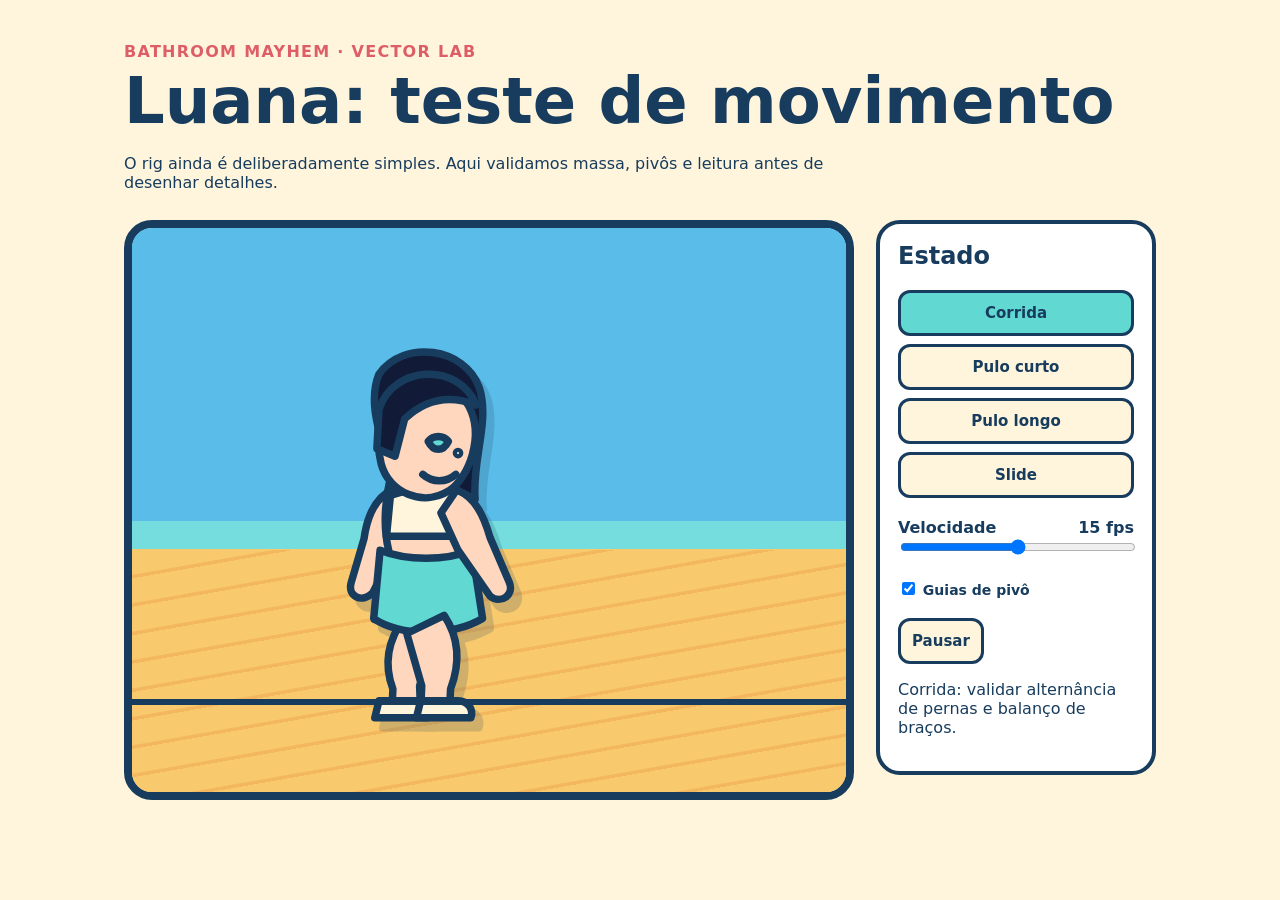
<file: tools/animation_lab/index.html>
<!doctype html><html lang="pt-BR"><head><meta charset="utf-8"><meta name="viewport" content="width=device-width,initial-scale=1"><title>Bathroom Mayhem — Animation Lab</title><link rel="stylesheet" href="lab.css"></head><body>
<main><header><span class="eyebrow">BATHROOM MAYHEM · VECTOR LAB</span><h1>Luana: teste de movimento</h1><p>O rig ainda é deliberadamente simples. Aqui validamos massa, pivôs e leitura antes de desenhar detalhes.</p></header>
<section class="lab"><div class="stage"><div class="sky"></div><div class="sand"></div><svg id="runner" viewBox="0 0 256 384" aria-label="Rig vetorial da Luana"><g id="leg-back"><path d="M108 273c-15 20-20 43-11 67l-1 22h27l-1-25 15-47z"/><path d="M84 351h36c9 0 13 8 10 16H80z" class="shoe"/></g><g id="arm-back"><path d="M98 152c-17 8-25 25-28 47l-12 41c-4 13 10 20 20 10l22-43 15-33z"/></g><g id="body"><path d="M97 132c-7 28-10 53-4 78l-13 65h98l-12-65c7-26 3-50-5-78z"/><path d="M96 145c12-13 51-16 66 0l4 52H91z" class="top"/><path d="M85 210c25 10 61 10 86 0l10 64c-29 17-76 17-102 0z" class="shorts"/></g><g id="leg-front"><path d="M145 271c14 21 15 45 6 69l-1 22h-27l1-25-14-49z"/><path d="M123 351h35c9 0 15 8 12 16h-51z" class="shoe"/></g><g id="arm-front"><path d="M157 153c17 8 25 24 31 45l18 42c5 12-8 21-18 13l-30-43-16-35z"/></g><g id="head"><path d="M84 45c23-33 81-25 94 13 10 32-7 67-4 104l-34-17-43 13c-3-39-27-79-13-113z" class="hair"/><path d="M100 70c18-20 56-17 68 5 15 28 0 67-18 79-25 16-57 2-64-25-6-23 0-44 14-59z"/><path d="M84 78c13-41 74-45 91-4-25-10-47-6-67 13l-9 35-17-7z" class="hair"/><path d="M130 108c5-6 14-6 19 0-5 10-14 10-19 0z" class="eye"/><circle cx="158" cy="119" r="3" class="piercing"/><path d="M125 139c9 8 22 8 31 0" class="line"/></g></svg><div class="ground-line"></div></div>
<aside><h2>Estado</h2><div class="buttons"><button data-state="run" class="active">Corrida</button><button data-state="jump-short">Pulo curto</button><button data-state="jump-long">Pulo longo</button><button data-state="slide">Slide</button></div><label>Velocidade <output id="fps">15 fps</output><input id="speed" type="range" min="12" max="18" value="15"></label><label class="check"><input id="guides" type="checkbox" checked> Guias de pivô</label><button id="pause">Pausar</button><p id="note">Corrida: validar alternância de pernas e balanço de braços.</p></aside></section></main><script src="lab.js"></script></body></html>
</file>
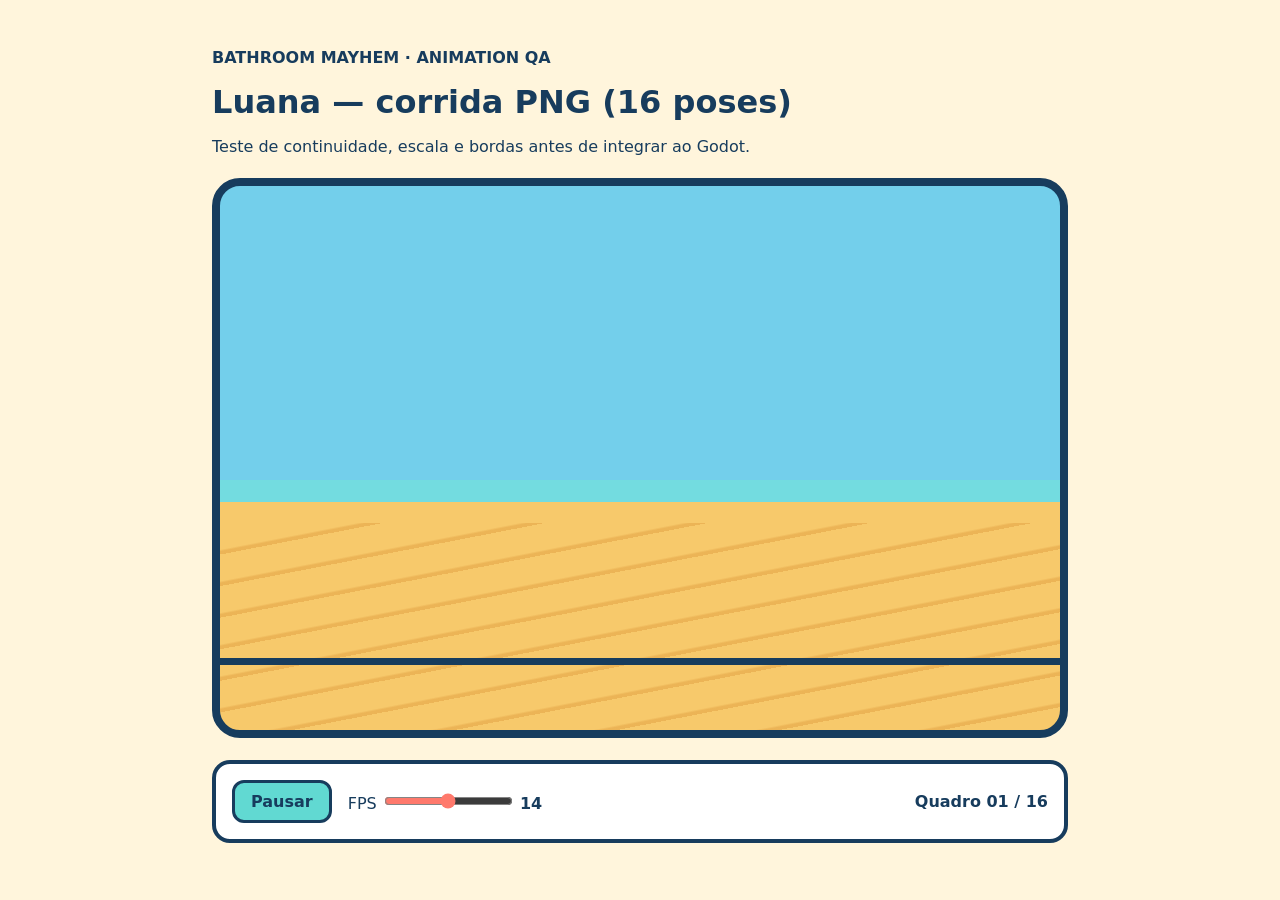
<file: tools/animation_lab/png_run_cycle.html>
<!doctype html>
<html lang="pt-BR">
<head>
  <meta charset="utf-8">
  <meta name="viewport" content="width=device-width,initial-scale=1">
  <title>Luana — ciclo PNG de 16 poses</title>
  <style>
    :root{--navy:#173c5d;--aqua:#61d9d2;--sand:#f7c96b}*{box-sizing:border-box}body{margin:0;background:#fff5dc;color:var(--navy);font-family:system-ui,sans-serif}main{max-width:920px;margin:auto;padding:32px}h1{margin:0}.stage{height:560px;margin:22px 0;border:8px solid var(--navy);border-radius:28px;overflow:hidden;position:relative;background:linear-gradient(#73cfeb 0 54%,#73dce0 54% 58%,var(--sand) 58%)}.stage:after{content:"";position:absolute;inset:62% 0 0;background:repeating-linear-gradient(169deg,transparent 0 26px,#e6a94b 28px 31px);opacity:.65}.ground{position:absolute;z-index:1;left:0;right:0;bottom:65px;border-top:7px solid var(--navy)}#sprite{position:absolute;z-index:2;bottom:65px;left:calc(50% - 176px);width:351px;height:281px;object-fit:contain;image-rendering:auto;filter:drop-shadow(9px 10px 0 rgba(23,60,93,.2))}.panel{display:flex;align-items:center;gap:16px;flex-wrap:wrap;background:#fff;border:4px solid var(--navy);border-radius:18px;padding:16px}button{font:800 16px system-ui;border:3px solid var(--navy);border-radius:12px;padding:9px 16px;color:var(--navy);background:var(--aqua);cursor:pointer}input{accent-color:#ff796c}output{font-weight:800}.meta{margin-left:auto;font-weight:700}@media(max-width:600px){main{padding:16px}.stage{height:460px}#sprite{left:calc(50% - 176px)}.meta{margin-left:0}}
  </style>
</head>
<body>
  <main>
    <p><strong>BATHROOM MAYHEM · ANIMATION QA</strong></p>
    <h1>Luana — corrida PNG (16 poses)</h1>
    <p>Teste de continuidade, escala e bordas antes de integrar ao Godot.</p>
    <section class="stage"><img id="sprite" alt="Quadro da corrida de Luana"><div class="ground"></div></section>
    <section class="panel"><button id="toggle">Pausar</button><label>FPS <input id="fps" type="range" min="8" max="20" value="14"> <output id="value">14</output></label><span class="meta" id="frame">Quadro 01 / 16</span></section>
  </main>
  <script>
    const frames=Array.from({length:16},(_,i)=>`../../assets/art/characters/luana/v3/run_clean/luana_run_clean_${String(i).padStart(2,'0')}.png`);
    const sprite=document.querySelector('#sprite'),toggle=document.querySelector('#toggle'),slider=document.querySelector('#fps'),value=document.querySelector('#value'),frameLabel=document.querySelector('#frame');
    let index=0,playing=true,timer;
    function render(){sprite.src=frames[index];frameLabel.textContent=`Quadro ${String(index+1).padStart(2,'0')} / 16`;}
    function play(){clearInterval(timer);if(playing)timer=setInterval(()=>{index=(index+1)%frames.length;render()},1000/Number(slider.value));}
    toggle.onclick=()=>{playing=!playing;toggle.textContent=playing?'Pausar':'Continuar';play()};slider.oninput=()=>{value.value=slider.value;play()};
    render();play();
  </script>
</body>
</html>
</file>
<file: tools/animation_lab/lab.css>
:root{--navy:#173c5d;--aqua:#61d9d2;--coral:#ff796c;--cream:#fff5dc;--skin:#ffd6be;--frame:.53s}*{box-sizing:border-box}body{margin:0;background:#fff5dc;color:var(--navy);font-family:system-ui,sans-serif}main{max-width:1080px;margin:auto;padding:42px 24px}.eyebrow{font-weight:800;letter-spacing:.08em;color:#dd5e66}h1{margin:.2rem 0;font-size:clamp(2rem,6vw,4rem)}p{max-width:720px}.lab{display:grid;grid-template-columns:minmax(0,1fr) 280px;gap:22px;margin-top:28px}.stage{min-height:580px;overflow:hidden;position:relative;border:8px solid var(--navy);border-radius:28px;background:#91ddf5}.sky{position:absolute;inset:0;background:linear-gradient(#5abce9 0 52%,#76dddf 52% 57%,#f9c96e 57%)}.sand{position:absolute;inset:57% 0 0;background:repeating-linear-gradient(170deg,#f9c96e 0 24px,#f3b85e 25px 28px)}.ground-line{position:absolute;left:0;right:0;bottom:87px;border-top:6px solid var(--navy)}#runner{position:absolute;height:410px;width:274px;left:22%;bottom:56px;filter:drop-shadow(8px 10px 0 rgba(23,60,93,.18));overflow:visible}#runner path{fill:var(--skin);stroke:var(--navy);stroke-width:7;stroke-linejoin:round;transform-box:fill-box;transform-origin:center}.top,.shoe{fill:var(--cream)!important}.shorts{fill:var(--aqua)!important}.hair{fill:#111a36!important}.eye{fill:var(--aqua)!important}.piercing{fill:#d7eef8;stroke:var(--navy);stroke-width:4}.line{fill:none!important;stroke-linecap:round}#runner.running{animation:bob var(--frame) steps(2,end) infinite}#runner.running #leg-front{animation:front-leg var(--frame) ease-in-out infinite alternate}#runner.running #leg-back{animation:back-leg var(--frame) ease-in-out infinite alternate}#runner.running #arm-front{animation:front-arm var(--frame) ease-in-out infinite alternate}#runner.running #arm-back{animation:back-arm var(--frame) ease-in-out infinite alternate}@keyframes bob{to{transform:translateY(8px)}}@keyframes front-leg{to{transform:rotate(-19deg)}}@keyframes back-leg{to{transform:rotate(19deg)}}@keyframes front-arm{to{transform:rotate(23deg)}}@keyframes back-arm{to{transform:rotate(-23deg)}}#runner.jump-short{transform:translateY(-92px) rotate(-5deg)}#runner.jump-long{transform:translate(58px,-178px) rotate(13deg)}#runner.slide{transform:translate(68px,90px) rotate(72deg);transform-origin:center}.paused,#runner.paused *{animation-play-state:paused!important}aside{background:#fff;border:4px solid var(--navy);border-radius:24px;padding:18px;align-self:start}h2{margin-top:0}.buttons{display:grid;gap:8px}button{border:3px solid var(--navy);border-radius:12px;background:var(--cream);color:var(--navy);font:800 15px system-ui;padding:11px;cursor:pointer}button.active,button:hover{background:var(--aqua)}label{display:block;margin:20px 0;font-weight:700}output{float:right}input[type=range]{width:100%}.check{font-size:14px}.stage.no-guides .ground-line{border-top-color:transparent}@media(max-width:760px){.lab{grid-template-columns:1fr}.stage{min-height:500px}#runner{left:16%}}
</file>
